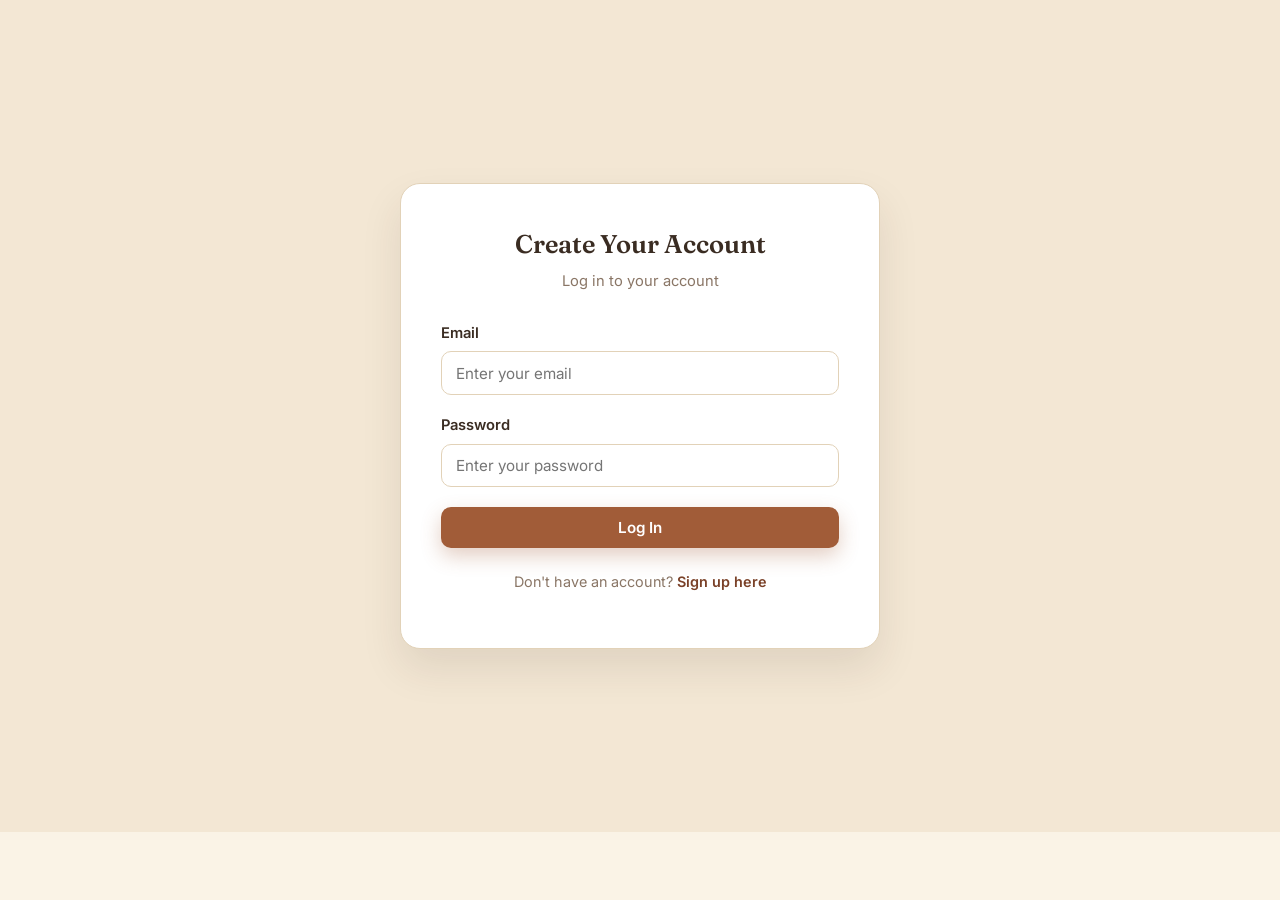
<file: login.html>
<!DOCTYPE html>
<html lang="en">
<head>
<meta charset="UTF-8">
<meta name="viewport" content="width=device-width, initial-scale=1.0">
<title>Login - ArtBridge</title>
<link rel="icon" type="image/png" href="img/logo-artbridge.png">
<link rel="preconnect" href="https://fonts.googleapis.com">
<link href="https://fonts.googleapis.com/css2?family=Fraunces:opsz,wght@9..144,500;9..144,600;9..144,700&family=Inter:wght@400;500;600&display=swap" rel="stylesheet">
<link rel="stylesheet" href="css/login.css">
<script src="js/auth.js"></script>
<script>redirectIfLoggedIn();</script>

<style id="mobile-responsive-patch">
.hamburger-btn{display:none;background:none;border:0;font-size:28px;cursor:pointer}
@media (max-width:430px){
  .hamburger-btn{display:block}
  .custom-navbar .nav-container{padding:0 .8rem!important}
  .custom-menu{
    display:none!important;position:absolute;top:56px;left:0;right:0;
    background:#fff;flex-direction:column;align-items:flex-start!important;
    padding:1rem;border-top:1px solid #ddd;gap:1rem!important;z-index:9999;
  }
  .custom-menu.mobile-open{display:flex!important}
  .custom-link,.custom-btn-dark,.custom-btn-outline{width:100%}
  img{max-width:100%;height:auto}
  .hero,.hero-content,.cards,.grid,.row,[class*="container"]{max-width:100%}
  body{overflow-x:hidden}
}
</style>
<script>
document.addEventListener('DOMContentLoaded',function(){
 const btn=document.querySelector('.hamburger-btn');
 const menu=document.querySelector('.custom-menu');
 if(btn&&menu){btn.onclick=()=>menu.classList.toggle('mobile-open');}
});
</script>
</head>
<body>

<header>
    <a href="index.html" class="brand">
      </a>
</header>

<!-- ============ LOGIN FORM ============ -->
<section class="auth-wrap">
  <div class="auth-card">
    <h1>Create Your Account</h1>
        <div class="auth-subtitle">Log in to your account</div>
    <form id="loginForm">
      <div class="form-group">
        <label for="email">Email</label>
        <input type="email" id="email" name="email" placeholder="Enter your email" required>
      </div>
      <div class="form-group">
        <label for="password">Password</label>
        <input type="password" id="password" name="password" placeholder="Enter your password" required>
      </div>
      <button type="submit" class="btn btn-primary btn-block">Log In</button>
    </form>

    <p class="auth-switch">Don't have an account? <a href="signup.html">Sign up here</a></p>
  </div>
</section>

<script>
    const loginForm = document.getElementById('loginForm');

    loginForm.addEventListener('submit', function(event) {
        event.preventDefault();

        const email = document.getElementById('email').value.trim();
        const existingUser = getCurrentUser();

        // Keep the previously saved profile/portfolio if this email matches an earlier
        // signup/login on this browser, otherwise start a fresh basic profile.
        const user = (existingUser && existingUser.email === email) ? existingUser : {
            firstName: email.split('@')[0],
            fullName: email.split('@')[0],
            username: email.split('@')[0].toLowerCase(),
            email: email,
            role: 'Artist',
            bio: '',
            avatar: 'https://ui-avatars.com/api/?background=E9DFD2&color=4a4238&size=300&name=' + encodeURIComponent(email.split('@')[0])
        };

        setLoggedIn(user);
        alert('Login successful! Redirecting to Home...');
        window.location.href = "index.html";
    });
</script>
</body>
</html>
</file>
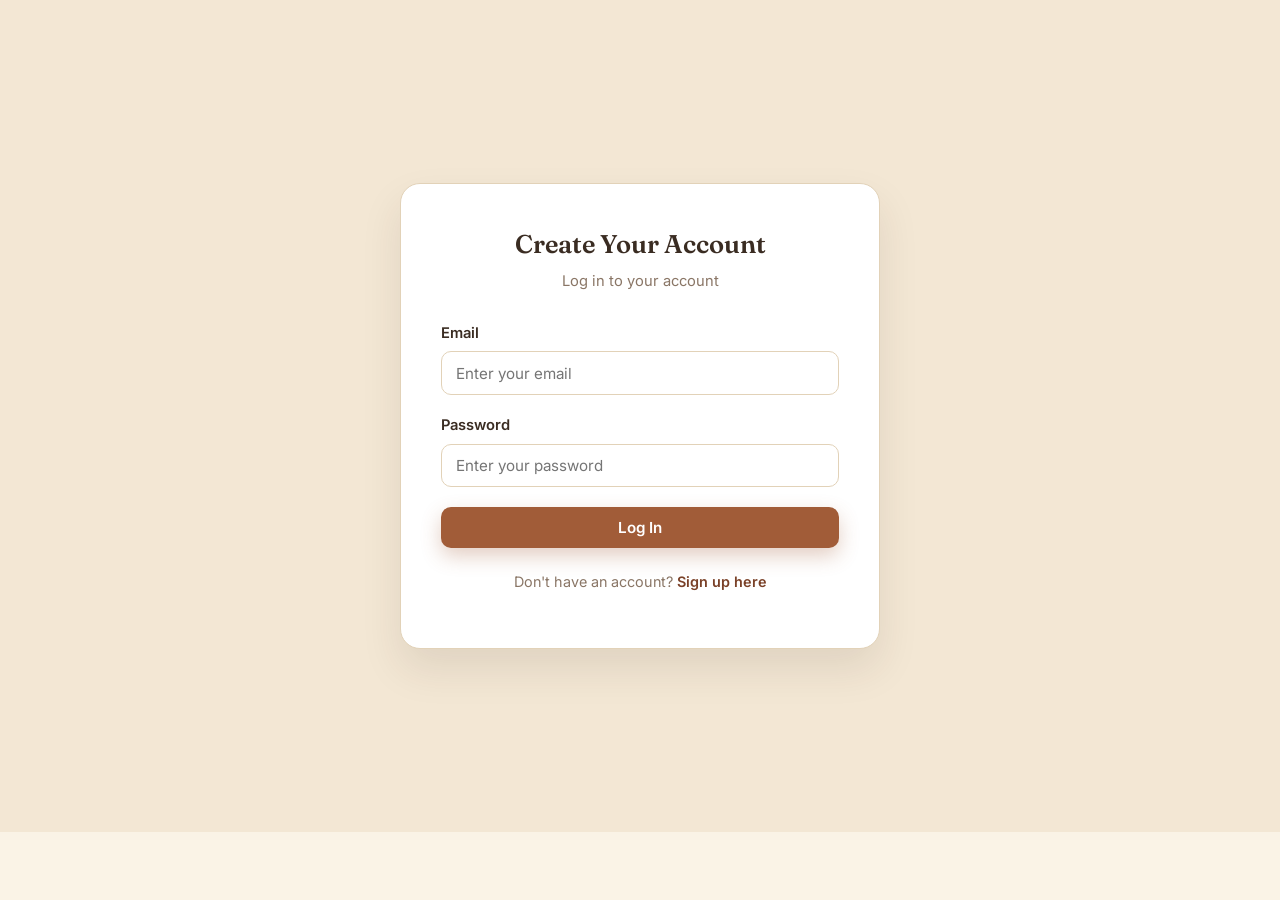
<file: profile.html>
<!DOCTYPE html>
<html lang="en">
<head>
<meta charset="UTF-8">
<meta name="viewport" content="width=device-width, initial-scale=1.0">
<title>My Profile - ArtBridge</title>
<link rel="icon" type="image/png" href="img/logo-artbridge.png">
<link rel="preconnect" href="https://fonts.googleapis.com">
<link href="https://fonts.googleapis.com/css2?family=Fraunces:opsz,wght@9..144,500;9..144,600;9..144,700&family=Inter:wght@400;500;600&display=swap" rel="stylesheet">

<link href="https://cdn.jsdelivr.net/npm/bootstrap@5.3.3/dist/css/bootstrap.min.css" rel="stylesheet">
<link rel="stylesheet" href="css/detail-portfolio.css">
<link rel="stylesheet" href="css/profile.css">
<script src="js/auth.js"></script>
<script>requireLogin();</script>

<style id="mobile-responsive-patch">
.hamburger-btn{display:none;background:none;border:0;font-size:28px;cursor:pointer}
@media (max-width:430px){
  .hamburger-btn{display:block}
  .custom-navbar .nav-container{padding:0 .8rem!important}
  .custom-menu{
    display:none!important;position:absolute;top:56px;left:0;right:0;
    background:#fff;flex-direction:column;align-items:flex-start!important;
    padding:1rem;border-top:1px solid #ddd;gap:1rem!important;z-index:9999;
  }
  .custom-menu.mobile-open{display:flex!important}
  .custom-link,.custom-btn-dark,.custom-btn-outline{width:100%}
  img{max-width:100%;height:auto}
  .hero,.hero-content,.cards,.grid,.row,[class*="container"]{max-width:100%}
  body{overflow-x:hidden}
}
</style>
<script>
document.addEventListener('DOMContentLoaded',function(){
 const btn=document.querySelector('.hamburger-btn');
 const menu=document.querySelector('.custom-menu');
 if(btn&&menu){btn.onclick=()=>menu.classList.toggle('mobile-open');}
});
</script>
</head>
<body>

<style>
  .custom-navbar {
    background: #fff;
    box-shadow: 0 0.125rem 0.25rem rgba(0, 0, 0, 0.075);
    position: sticky;
    top: 0;
    z-index: 1030;
    padding: 0;
    border-bottom: 1px solid #E9DFD2;
    min-height: 56px;
    display: flex;
    align-items: center;
  }
  .custom-navbar .nav-container {
    display: flex;
    align-items: center;
    justify-content: space-between;
    width: 100%;
    max-width: 100%;
    padding: 0 1.5rem;
    margin: 0 auto;
    min-height: 56px;
  }
  .custom-brand {
    display: flex;
    align-items: center;
    gap: 0.5rem;
    text-decoration: none;
  }
  .custom-brand span {
    font-family: 'Fraunces', serif;
    font-weight: 700;
    color: #212529;
    font-size: 1.25rem;
  }
  .custom-menu {
    display: flex;
    align-items: center;
    gap: 1.5rem;
    flex-wrap: wrap;
  }
  .custom-link {
    font-family: 'Inter', sans-serif;
    color: #212529;
    text-decoration: none;
    font-size: 0.95rem;
    font-weight: 500;
  }
  .custom-link:hover {
    color: #dfcbb5;
  }
  .custom-link.active-link {
    font-weight: 700;
    border-bottom: 2px solid #4a4238;
    padding-bottom: 2px;
  }
  .custom-btn-outline {
    font-family: 'Inter', sans-serif;
    font-size: 0.875rem;
    font-weight: 600;
    color: #212529;
    background-color: transparent;
    border: 1px solid #212529;
    border-radius: 50rem;
    padding: 0.25rem 1rem;
    text-decoration: none;
    transition: all 0.2s;
  }
  .custom-btn-outline:hover {
    background-color: #212529;
    color: #fff;
  }
  .custom-btn-dark {
    font-family: 'Inter', sans-serif;
    font-size: 0.875rem;
    font-weight: 600;
    color: #fff;
    background-color: #212529;
    border: 1px solid #212529;
    border-radius: 50rem;
    padding: 0.25rem 1rem;
    text-decoration: none;
    transition: all 0.2s;
  }
  .custom-btn-dark:hover {
    background-color: #dfcbb5;
    border-color: #000000;
  }

   .user-avatar-nav {
    width: 38px;
    height: 38px;
    border-radius: 50%;
    overflow: hidden;
    border: 2px solid #ebe3cc;
    display: inline-flex;
    align-items: center;
    justify-content: center;
    flex-shrink: 0;
  }

  .user-avatar-nav img {
    width: 100%;
    height: 100%;
    object-fit: cover;
    display: block;
  }
  
  /* Tempel CSS Pemisah Baru di Sini jika tidak memakai file css eksternal */
  .hero { margin-bottom: 3rem; }
  .slide-caption h2 { font-size: 3rem; margin-bottom: 1.5rem; }
  .slide-caption p { font-size: 1.25rem; margin-bottom: 2rem; }
  .grid-4 { display: grid; grid-template-columns: repeat(4, 1fr); gap: 2rem; margin-top: 2rem; }
  .artist-card { border-radius: 16px; overflow: hidden; box-shadow: 0 4px 15px rgba(0,0,0,0.05); }
  .artist-card img { width: 100%; height: 280px; object-fit: cover; }
  .artist-card .info { padding: 1.5rem; display: flex; flex-direction: column; gap: 0.5rem; }
  .artist-card .info h4 { font-size: 1.25rem; margin: 0; }
  .artist-card .tag-role { font-size: 0.95rem; color: #6c757d; margin: 0; }
  .artist-card .rating { font-size: 1rem; font-weight: 600; margin: 0; display: flex; align-items: center; gap: 0.25rem; }
  .artist-card .price { font-size: 1.05rem; font-weight: 700; color: #4a4238; margin-top: 0.25rem; }
</style>

<style id="mobile-responsive-patch">
.hamburger-btn{display:none;background:none;border:0;font-size:28px;cursor:pointer}
@media (max-width:430px){
  .hamburger-btn{display:block}
  .custom-navbar .nav-container{padding:0 .8rem!important}
  .custom-menu{
    display:none!important;position:absolute;top:56px;left:0;right:0;
    background:#fff;flex-direction:column;align-items:flex-start!important;
    padding:1rem;border-top:1px solid #ddd;gap:1rem!important;z-index:9999;
  }
  .custom-menu.mobile-open{display:flex!important}
  .custom-link,.custom-btn-dark,.custom-btn-outline{width:100%}
  img{max-width:100%;height:auto}
  .hero,.hero-content,.cards,.grid,.row,[class*="container"]{max-width:100%}
  body{overflow-x:hidden}
}
</style>
<script>
document.addEventListener('DOMContentLoaded',function(){
 const btn=document.querySelector('.hamburger-btn');
 const menu=document.querySelector('.custom-menu');
 if(btn&&menu){btn.onclick=()=>menu.classList.toggle('mobile-open');}
});
</script>
</head>
<body>

<!-- ============ NAVBAR ============ -->
<nav class="custom-navbar">
  <div class="nav-container">
    
    <a href="index.html" class="custom-brand">
      <img src="img/logo-artbridge.png" alt="ArtBridge Logo" style="height: 24px; width: auto;">
      <span>ArtBridge</span>
    </a>
<button class="hamburger-btn">☰</button>

    <div class="custom-menu">
      <a href="index.html" class="custom-link">Home</a>
      <a href="search.html" class="custom-link">Explore Artists</a>
      <a href="settings.html" class="custom-link">Settings</a>
      <a href="about.html" class="custom-link">About Us</a>

      <div class="auth-user-only" style="display:none; align-items:center; gap:0.75rem;">
        <a href="profile.html" class="d-inline-flex align-items-center active-link" aria-label="Open your profile">
          <div class="user-avatar-nav">
            <img src="https://picsum.photos/seed/artbridgeuser/300/300" alt="User" class="nav-user-avatar">
          </div>
        </a>
        <a href="#" class="custom-btn-dark" onclick="logout(); return false;">Log Out</a>
      </div>

      <div class="auth-guest-only" style="display:none; align-items:center; gap:0.75rem;">
        <a href="login.html" class="custom-btn-outline">Login</a>
        <a href="signup.html" class="custom-btn-dark">Sign Up</a>
      </div>
    </div>
  </div>
</nav>

<section class="page-header">
  <div class="container">
    <h1>My Profile</h1>
    <p>Manage your portfolio</p>
  </div>
</section>

<section class="section">
  <div class="container">

    <div class="ig-header">
      <div class="ig-avatar-wrap">
        <img src="https://picsum.photos/seed/artbridgeuser/300/300" alt="Profile photo">
      </div>

      <div class="ig-info">
        <div class="ig-top-row">
          <h2 class="ig-username">username</h2>
          <label for="addPortfolioToggle" class="btn btn-primary btn-sm">+ Add Portfolio</label>
          <label for="editProfileToggle" class="btn btn-outline btn-sm">Edit Profile</label>
        </div>

        <div class="ig-stats">
          <div><strong id="artworkCount">0</strong> <span>Artworks</span></div>
          <div><strong>—</strong> <span>Rating</span></div>
        </div>

        <div class="ig-bio">
          <p class="ig-fullname">New Artist</p>
          <p class="ig-role">Add your role (e.g. Digital Artist)</p>
          <p>Tell others about your art style, tools, and what you love to create.</p>
        </div>
      </div>
    </div>

    <hr class="ig-divider">

    <div class="ig-tabs">
      <span class="ig-tab active">My Artworks</span>
    </div>

    <div class="ig-grid" id="portfolioGrid"></div>

    <div id="portfolioEmptyState" class="portfolio-empty-state" style="display:none; text-align:center; padding:3rem 1rem; color:#6c757d;">
      <p style="font-size:1.05rem; margin-bottom:1rem;">You haven't uploaded any artwork yet.</p>
      <label for="addPortfolioToggle" class="btn btn-primary btn-sm">+ Add Your First Artwork</label>
    </div>

  </div>
</section>

<input type="checkbox" id="editProfileToggle" class="modal-toggle">
<div class="modal-overlay">
  <label for="editProfileToggle" class="modal-backdrop"></label>

  <div class="modal-box">
    <div class="modal-header">
      <h3>Edit Profile</h3>
      <label for="editProfileToggle" class="modal-close">&times;</label>
    </div>

    <form class="edit-profile-form" autocomplete="on">
      <div class="edit-avatar-row">
        <img src="https://picsum.photos/seed/artbridgeuser/300/300" alt="Profile photo" class="edit-avatar-preview">
        <label class="btn btn-outline btn-sm" for="editPhotoInput">Change Photo</label>
        <input type="file" id="editPhotoInput" accept="image/*" hidden>
      </div>

      <label class="field">
        Full Name
        <input type="text" name="fullname" value="">
      </label>

      <label class="field">
        Username
        <input type="text" name="username" value="">
      </label>

      <label class="field">
        Role / Title
        <input type="text" name="role" value="" placeholder="e.g. Digital Artist">
      </label>

      <label class="field">
        Bio
        <textarea name="bio" rows="3" placeholder="Tell others about your art style, tools, and what you love to create."></textarea>
      </label>

      <div class="modal-actions">
        <label for="editProfileToggle" class="btn btn-outline">Cancel</label>
        <button type="submit" class="btn btn-primary">Save Changes</button>
      </div>
    </form>
  </div>
</div>



<input type="checkbox" id="addPortfolioToggle" class="modal-toggle">
<div class="modal-overlay">
  <label for="addPortfolioToggle" class="modal-backdrop"></label>

  <div class="modal-box">
    <div class="modal-header">
      <h3>Add New Portfolio</h3>
      <label for="addPortfolioToggle" class="modal-close">&times;</label>
    </div>

    <form class="edit-profile-form" id="addPortfolioForm" autocomplete="on">
      <label class="field">
        Artwork Title
        <input type="text" id="portfolioTitle" placeholder="e.g. Sunset Over the City" required>
      </label>

      <label class="field">
        Category
        <select id="portfolioCategory" required>
          <option value="" disabled selected>Select category</option>
          <option value="Digital Painting">Digital Painting</option>
          <option value="Traditional Art">Traditional Art</option>
          <option value="Craft Art">Craft Art</option>
        </select>
      </label>

      <label class="field">
        Image URL
        <input type="url" id="portfolioImage" placeholder="https://example.com/image.jpg">
      </label>

      <label class="field">
        Or choose from gallery
        <input type="file" id="portfolioImageFile" accept="image/*">
      </label>

      <label class="field">
        Description
        <textarea id="portfolioDescription" rows="3" placeholder="Describe this artwork: technique, inspiration, or the process of making it..."></textarea>
      </label>

      <div class="modal-actions">
        <label for="addPortfolioToggle" class="btn btn-outline">Cancel</label>
        <button type="submit" class="btn btn-primary">Add Artwork</button>
      </div>
    </form>
  </div>
</div>

<script>
  document.addEventListener('DOMContentLoaded', function () {
    const editToggle = document.getElementById('editProfileToggle');
    const addToggle = document.getElementById('addPortfolioToggle');
    const editForm = document.querySelector('.modal-box form');
    const addPortfolioForm = document.getElementById('addPortfolioForm');
    const portfolioGrid = document.getElementById('portfolioGrid');
    const emptyState = document.getElementById('portfolioEmptyState');
    const artworkCount = document.getElementById('artworkCount');
    const profileAvatar = document.querySelector('.ig-avatar-wrap img');
    const editAvatarPreview = document.querySelector('.edit-avatar-preview');
    const usernameEl = document.querySelector('.ig-username');
    const fullnameEl = document.querySelector('.ig-fullname');
    const roleEl = document.querySelector('.ig-role');
    const bioEl = document.querySelector('.ig-bio p:last-of-type');
    const photoInput = document.getElementById('editPhotoInput');
    const portfolioImageInput = document.getElementById('portfolioImageFile');
    let uploadedPortfolioImage = '';


    const user = getCurrentUser() || {};
    const defaultAvatar = 'https://ui-avatars.com/api/?background=E9DFD2&color=4a4238&size=300&name=' + encodeURIComponent(user.fullName || user.username || 'New Artist');

    if (usernameEl) usernameEl.textContent = user.username || 'username';
    if (fullnameEl) fullnameEl.textContent = user.fullName || 'New Artist';
    if (roleEl) roleEl.textContent = user.role || 'Add your role (e.g. Digital Artist)';
    if (bioEl) bioEl.textContent = user.bio || 'Tell others about your art style, tools, and what you love to create.';
    if (profileAvatar) profileAvatar.src = user.avatar || defaultAvatar;
    if (editAvatarPreview) editAvatarPreview.src = user.avatar || defaultAvatar;

    function saveUser(updates) {
      const current = getCurrentUser() || {};
      const merged = Object.assign(current, updates);
      setCurrentUser(merged);
    }


    function loadPortfolio() {
      try {
        const stored = JSON.parse(localStorage.getItem('artbridge_portfolio'));
        return Array.isArray(stored) ? stored : [];
      } catch (e) {
        return [];
      }
    }

    function savePortfolio(items) {
      localStorage.setItem('artbridge_portfolio', JSON.stringify(items));
    }

    function getPortfolioFromDOM() {
      return Array.from(portfolioGrid.querySelectorAll('.ig-post')).map(function (card) {
        return {
          id: card.dataset.id,
          title: card.querySelector('.ig-post-caption').textContent,
          image: card.querySelector('img').src,
          href: card.getAttribute('href') || ''
        };
      });
    }

    function updateEmptyState() {
      const hasArtworks = portfolioGrid.querySelectorAll('.ig-post').length > 0;
      if (emptyState) emptyState.style.display = hasArtworks ? 'none' : 'block';
      if (portfolioGrid) portfolioGrid.style.display = hasArtworks ? '' : 'none';
    }

    function updateArtworkCount() {
      if (!artworkCount || !portfolioGrid) return;
      artworkCount.textContent = portfolioGrid.querySelectorAll('.ig-post').length;
      updateEmptyState();
    }

    function attachDeleteListeners() {
      if (!portfolioGrid) return;
      portfolioGrid.querySelectorAll('.ig-post-delete').forEach(function (button) {
        button.addEventListener('click', function (event) {
          event.preventDefault();
          event.stopPropagation();
          const card = button.closest('.ig-post');
          if (card) {
            card.remove();
            updateArtworkCount();
            savePortfolio(getPortfolioFromDOM());
          }
        });
      });
    }

    function renderPortfolioCard(item) {
      const card = document.createElement('a');
      card.className = 'ig-post';
      card.href = item.href || '#';
      card.dataset.id = item.id;
      card.innerHTML = `
        <img src="${item.image}" alt="${item.title}">
        <div class="ig-post-caption">${item.title}</div>
        <button type="button" class="ig-post-delete" title="Delete artwork">&times;</button>
      `;
      portfolioGrid.appendChild(card);
    }

    
    const savedPortfolio = loadPortfolio();
    savedPortfolio.forEach(renderPortfolioCard);
    attachDeleteListeners();
    updateArtworkCount();

    if (photoInput) {
      photoInput.addEventListener('change', function (event) {
        const file = event.target.files && event.target.files[0];
        if (!file) return;

        const reader = new FileReader();
        reader.onload = function (readerEvent) {
          const imageUrl = readerEvent.target.result;
          if (profileAvatar) profileAvatar.src = imageUrl;
          if (editAvatarPreview) editAvatarPreview.src = imageUrl;
          saveUser({ avatar: imageUrl });
        };
        reader.readAsDataURL(file);
      });
    }

    if (editForm) {
      editForm.addEventListener('submit', function (event) {
        event.preventDefault();

        const fullname = editForm.querySelector('input[name="fullname"]').value.trim() || 'New Artist';
        const username = editForm.querySelector('input[name="username"]').value.trim() || 'username';
        const role = editForm.querySelector('input[name="role"]').value.trim() || 'Add your role (e.g. Digital Artist)';
        const bio = editForm.querySelector('textarea[name="bio"]').value.trim() || 'Tell others about your art style, tools, and what you love to create.';

        if (fullnameEl) fullnameEl.textContent = fullname;
        if (usernameEl) usernameEl.textContent = username;
        if (roleEl) roleEl.textContent = role;
        if (bioEl) bioEl.textContent = bio;

        saveUser({ fullName: fullname, username: username, role: role, bio: bio });

        if (editToggle) editToggle.checked = false;
      });
    }

    if (portfolioImageInput) {
      portfolioImageInput.addEventListener('change', function (event) {
        const file = event.target.files && event.target.files[0];
        if (!file) return;

        const reader = new FileReader();
        reader.onload = function (readerEvent) {
          uploadedPortfolioImage = readerEvent.target.result;
        };
        reader.readAsDataURL(file);
      });
    }

    if (addPortfolioForm && portfolioGrid) {
      addPortfolioForm.addEventListener('submit', function (event) {
        event.preventDefault();

        const title = document.getElementById('portfolioTitle').value.trim();
        const category = document.getElementById('portfolioCategory').value;
        const imageUrl = document.getElementById('portfolioImage').value.trim();
        const description = document.getElementById('portfolioDescription').value.trim()
          || 'Belum ada deskripsi untuk karya ini.';

        if (!title || !category) return;

        const placeholderImage = uploadedPortfolioImage || imageUrl || (category.includes('Digital')
          ? 'https://i.pinimg.com/1200x/ee/bf/b9/eebfb9c386a0625e2263dccbfe80aedf.jpg'
          : 'https://i.pinimg.com/736x/6f/fa/a3/6ffaa3caf8f64465ada744cc5b81cfb0.jpg');

        const currentUsername = (getCurrentUser() || {}).username || 'username';
        const artworkId = 'custom-' + Date.now();
        const publishedDate = new Date().toLocaleDateString('en-US', { year: 'numeric', month: 'short', day: 'numeric' });
        const href = `detail-portfolio.html?id=${encodeURIComponent(artworkId)}&title=${encodeURIComponent(title)}&category=${encodeURIComponent(category)}&image=${encodeURIComponent(placeholderImage)}&owner=${encodeURIComponent('@' + currentUsername)}&description=${encodeURIComponent(description)}&date=${encodeURIComponent(publishedDate)}&tools=${encodeURIComponent('ArtBridge Upload')}`;

        const item = {
          id: artworkId,
          title: title,
          image: placeholderImage,
          href: href
        };

        renderPortfolioCard(item);
        attachDeleteListeners();
        updateArtworkCount();
        savePortfolio(getPortfolioFromDOM());

        addPortfolioForm.reset();
        uploadedPortfolioImage = '';
        if (addToggle) addToggle.checked = false;
      });
    }
  });
</script>
</body>
</html>
</file>
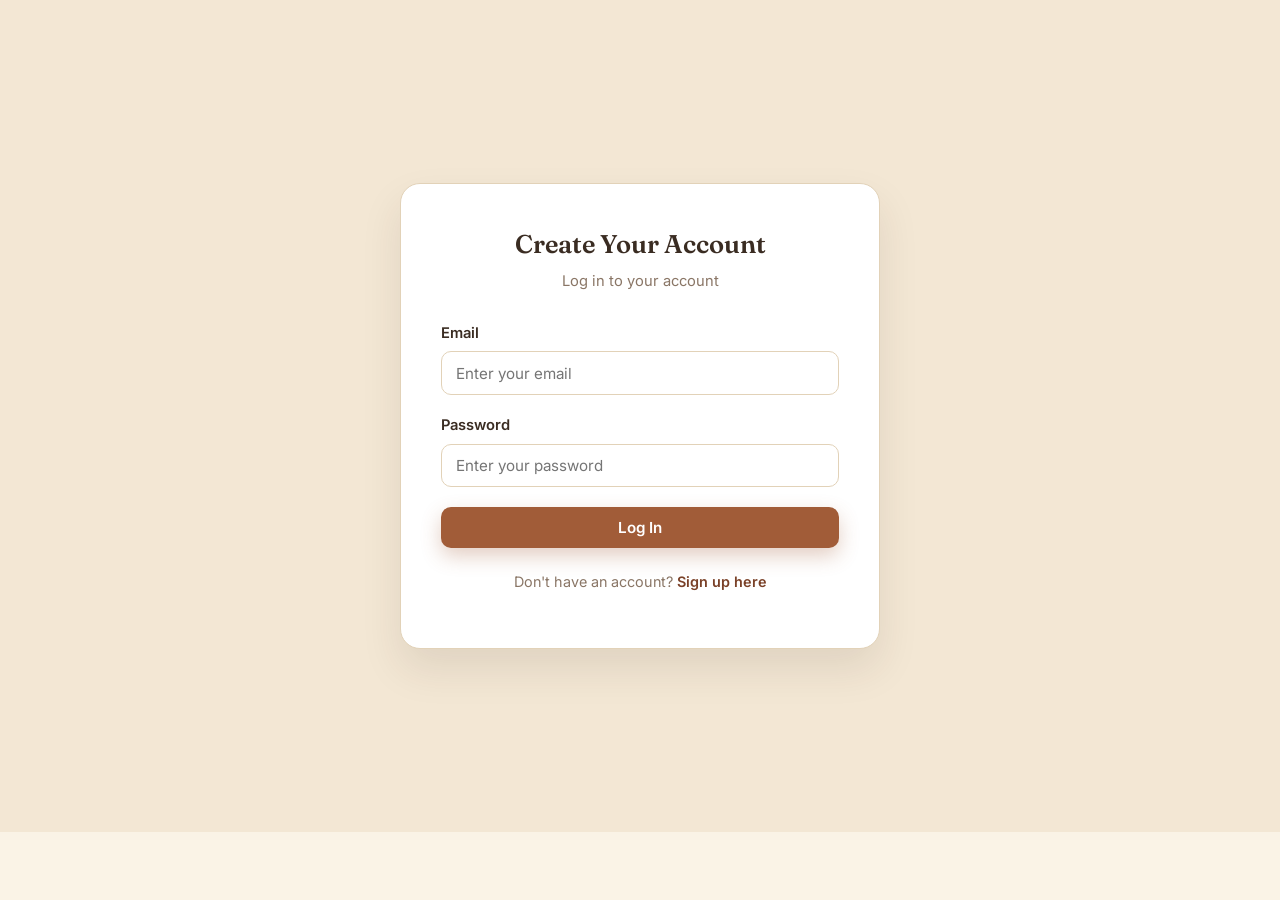
<file: settings.html>
<!DOCTYPE html>
<html lang="id">
<head>
<meta charset="UTF-8">
<meta name="viewport" content="width=device-width, initial-scale=1.0">
<title>Settings - ArtBridge</title>
<link rel="icon" type="image/png" href="img/logo-artbridge.png">
<link rel="preconnect" href="https://fonts.googleapis.com">
<link href="https://fonts.googleapis.com/css2?family=Fraunces:opsz,wght@9..144,500;9..144,600;9..144,700&family=Inter:wght@400;500;600&display=swap" rel="stylesheet">

<!-- Bootstrap 5 untuk mendukung tata letak navbar baru agar rapi -->
<link href="https://cdn.jsdelivr.net/npm/bootstrap@5.3.3/dist/css/bootstrap.min.css" rel="stylesheet">
<link rel="stylesheet" href="css/detail-portfolio.css">
<link rel="stylesheet" href="css/index.css">
<link rel="stylesheet" href="css/settings.css">
<script src="js/auth.js"></script>
<script>requireLogin();</script>

<style id="mobile-responsive-patch">
.hamburger-btn{display:none;background:none;border:0;font-size:28px;cursor:pointer}
@media (max-width:430px){
  .hamburger-btn{display:block}
  .custom-navbar .nav-container{padding:0 .8rem!important}
  .custom-menu{
    display:none!important;position:absolute;top:56px;left:0;right:0;
    background:#fff;flex-direction:column;align-items:flex-start!important;
    padding:1rem;border-top:1px solid #ddd;gap:1rem!important;z-index:9999;
  }
  .custom-menu.mobile-open{display:flex!important}
  .custom-link,.custom-btn-dark,.custom-btn-outline{width:100%}
  img{max-width:100%;height:auto}
  .hero,.hero-content,.cards,.grid,.row,[class*="container"]{max-width:100%}
  body{overflow-x:hidden}
}
</style>
<script>
document.addEventListener('DOMContentLoaded',function(){
 const btn=document.querySelector('.hamburger-btn');
 const menu=document.querySelector('.custom-menu');
 if(btn&&menu){btn.onclick=()=>menu.classList.toggle('mobile-open');}
});
</script>
</head>
<body>

<style>
  .custom-navbar {
    background: #fff;
    box-shadow: 0 0.125rem 0.25rem rgba(0, 0, 0, 0.075);
    position: sticky;
    top: 0;
    z-index: 1030;
    padding: 0;
    border-bottom: 1px solid #E9DFD2;
    min-height: 56px;
    display: flex;
    align-items: center;
  }
  .custom-navbar .nav-container {
    display: flex;
    align-items: center;
    justify-content: space-between;
    width: 100%;
    max-width: 100%;
    padding: 0 1.5rem;
    margin: 0 auto;
    min-height: 56px;
  }
  .custom-brand {
    display: flex;
    align-items: center;
    gap: 0.5rem;
    text-decoration: none;
  }
  .custom-brand span {
    font-family: 'Fraunces', serif;
    font-weight: 700;
    color: #212529;
    font-size: 1.25rem;
  }
  .custom-menu {
    display: flex;
    align-items: center;
    gap: 1.5rem;
    flex-wrap: wrap;
  }
  .custom-link {
    font-family: 'Inter', sans-serif;
    color: #212529;
    text-decoration: none;
    font-size: 0.95rem;
    font-weight: 500;
  }
  .custom-link:hover {
    color: #dfcbb5;
  }
  .custom-link.active-link {
    font-weight: 700;
    border-bottom: 2px solid #4a4238;
    padding-bottom: 2px;
  }
  .custom-btn-outline {
    font-family: 'Inter', sans-serif;
    font-size: 0.875rem;
    font-weight: 600;
    color: #212529;
    background-color: transparent;
    border: 1px solid #212529;
    border-radius: 50rem;
    padding: 0.25rem 1rem;
    text-decoration: none;
    transition: all 0.2s;
  }
  .custom-btn-outline:hover {
    background-color: #212529;
    color: #fff;
  }
  .custom-btn-dark {
    font-family: 'Inter', sans-serif;
    font-size: 0.875rem;
    font-weight: 600;
    color: #fff;
    background-color: #212529;
    border: 1px solid #212529;
    border-radius: 50rem;
    padding: 0.25rem 1rem;
    text-decoration: none;
    transition: all 0.2s;
  }
  .custom-btn-dark:hover {
    background-color: #dfcbb5;
    border-color: #000000;
  }

   .user-avatar-nav {
    width: 38px;
    height: 38px;
    border-radius: 50%;
    overflow: hidden;
    border: 2px solid #ebe3cc;
    display: inline-flex;
    align-items: center;
    justify-content: center;
    flex-shrink: 0;
  }

  .user-avatar-nav img {
    width: 100%;
    height: 100%;
    object-fit: cover;
    display: block;
  }
  
  /* Tempel CSS Pemisah Baru di Sini jika tidak memakai file css eksternal */
  .hero { margin-bottom: 3rem; }
  .slide-caption h2 { font-size: 3rem; margin-bottom: 1.5rem; }
  .slide-caption p { font-size: 1.25rem; margin-bottom: 2rem; }
  .grid-4 { display: grid; grid-template-columns: repeat(4, 1fr); gap: 2rem; margin-top: 2rem; }
  .artist-card { border-radius: 16px; overflow: hidden; box-shadow: 0 4px 15px rgba(0,0,0,0.05); }
  .artist-card img { width: 100%; height: 280px; object-fit: cover; }
  .artist-card .info { padding: 1.5rem; display: flex; flex-direction: column; gap: 0.5rem; }
  .artist-card .info h4 { font-size: 1.25rem; margin: 0; }
  .artist-card .tag-role { font-size: 0.95rem; color: #6c757d; margin: 0; }
  .artist-card .rating { font-size: 1rem; font-weight: 600; margin: 0; display: flex; align-items: center; gap: 0.25rem; }
  .artist-card .price { font-size: 1.05rem; font-weight: 700; color: #4a4238; margin-top: 0.25rem; }
</style>

<style id="mobile-responsive-patch">
.hamburger-btn{display:none;background:none;border:0;font-size:28px;cursor:pointer}
@media (max-width:430px){
  .hamburger-btn{display:block}
  .custom-navbar .nav-container{padding:0 .8rem!important}
  .custom-menu{
    display:none!important;position:absolute;top:56px;left:0;right:0;
    background:#fff;flex-direction:column;align-items:flex-start!important;
    padding:1rem;border-top:1px solid #ddd;gap:1rem!important;z-index:9999;
  }
  .custom-menu.mobile-open{display:flex!important}
  .custom-link,.custom-btn-dark,.custom-btn-outline{width:100%}
  img{max-width:100%;height:auto}
  .hero,.hero-content,.cards,.grid,.row,[class*="container"]{max-width:100%}
  body{overflow-x:hidden}
}
</style>
<script>
document.addEventListener('DOMContentLoaded',function(){
 const btn=document.querySelector('.hamburger-btn');
 const menu=document.querySelector('.custom-menu');
 if(btn&&menu){btn.onclick=()=>menu.classList.toggle('mobile-open');}
});
</script>
</head>
<body>

<!-- ============ NAVBAR ============ -->
<nav class="custom-navbar">
  <div class="nav-container">
    <a href="index.html" class="custom-brand">
      <img src="img/logo-artbridge.png" alt="ArtBridge Logo" style="height: 24px; width: auto;">
      <span>ArtBridge</span>
    </a>
<button class="hamburger-btn">☰</button>

    <div class="custom-menu">
      <a href="index.html" class="custom-link">Home</a>
      <a href="search.html" class="custom-link">Explore Artists</a>
      <a href="settings.html" class="custom-link active-link">Settings</a>
      <a href="about.html" class="custom-link">About Us</a>

      <div class="auth-user-only" style="display:none; align-items:center; gap:0.75rem;">
        <a href="profile.html" class="d-inline-flex align-items-center" aria-label="Open your profile">
          <div class="user-avatar-nav">
            <img src="https://picsum.photos/seed/artbridgeuser/300/300" alt="User" class="nav-user-avatar">
          </div>
        </a>
        <a href="#" class="custom-btn-dark" onclick="logout(); return false;">Log Out</a>
      </div>

      <div class="auth-guest-only" style="display:none; align-items:center; gap:0.75rem;">
        <a href="login.html" class="custom-btn-outline">Login</a>
        <a href="signup.html" class="custom-btn-dark">Sign Up</a>
      </div>
    </div>
  </div>
</nav>



<!-- ============ PAGE HEADER ============ -->
<header class="page-header">
  <div class="container">
    <h1>Settings</h1>
    <p>Manage your account details, notifications, and privacy.</p>
  </div>
</header>

<section class="section">
  <div class="container settings-wrap">

    <div class="alert-success" id="settingsSuccess">Your changes have been saved.</div>

    <div class="settings-section card">
      <h3>Account</h3>
      <p class="settings-desc">Update your email and password.</p>
      <form id="accountForm">
        <div class="form-row">
          <div class="form-group">
            <label for="settingsEmail">Email</label>
            <input type="email" id="settingsEmail" placeholder="user@example.com" required>
          </div>
          <div class="form-group">
            <label for="settingsPhone">Phone Number</label>
            <input type="tel" id="settingsPhone" placeholder="08xx-xxxx-xxxx">
          </div>
        </div>
        <div class="form-row">
          <div class="form-group">
            <label for="settingsNewPassword">New Password</label>
            <input type="password" id="settingsNewPassword" placeholder="Leave blank to keep current password">
          </div>
          <div class="form-group">
            <label for="settingsConfirmPassword">Confirm New Password</label>
            <input type="password" id="settingsConfirmPassword" placeholder="Repeat new password">
          </div>
        </div>
        <button type="submit" class="btn btn-primary">Save Changes</button>
      </form>
    </div>

    <div class="settings-section card">
      <h3>Notifications</h3>
      <p class="settings-desc">Choose what you want to be notified about.</p>

      <div class="settings-row">
        <div class="settings-row-label">
          <strong>Promotions</strong>
          <span>News, tips, and promos from ArtBridge</span>
        </div>
        <label class="switch">
          <input type="checkbox">
          <span class="switch-slider"></span>
        </label>
      </div>
    </div>

    <div class="settings-section danger-zone">
      <h3>Danger Zone</h3>
      <p>Deleting your account will remove all your orders and profile data. This can't be undone.</p>
      <button class="btn btn-danger" id="deleteAccountBtn">Delete Account</button>
    </div>

  </div>
</section>

<!-- ============ FOOTER ============ -->
<footer>
  <div class="footer-bottom">
    &copy; 2026 ArtBridge. Made for Final Project.
  </div>
</footer>

<script>
  document.getElementById('accountForm').addEventListener('submit', function (e) {
    e.preventDefault();
    const success = document.getElementById('settingsSuccess');
    success.style.display = 'block';
    window.scrollTo({ top: 0, behavior: 'smooth' });
    setTimeout(() => { success.style.display = 'none'; }, 3000);
  });

  document.getElementById('deleteAccountBtn').addEventListener('click', function () {
    const confirmed = confirm('Are you sure you want to delete your account? This cannot be undone.');
    if (confirmed) {
      localStorage.removeItem('artbridge_isLoggedIn');
      localStorage.removeItem('artbridge_currentUser');
      localStorage.removeItem('artbridge_portfolio');
      alert('Your account has been deleted. Please login again.');
      window.location.href = 'login.html';
    }
  });
</script>
</body>
</html>
</file>
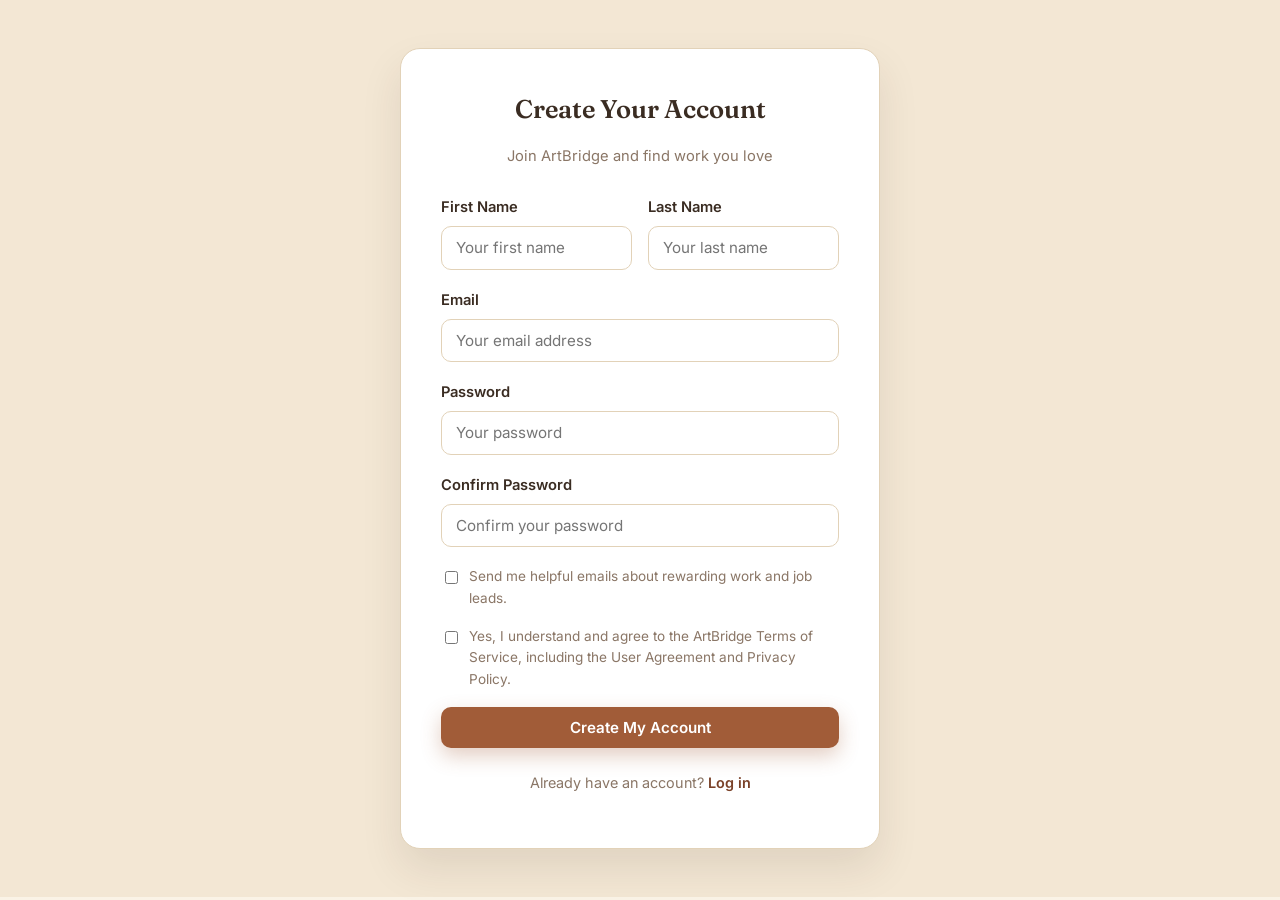
<file: signup.html>
<!DOCTYPE html>
<html lang="en">
<head>
<meta charset="UTF-8">
<meta name="viewport" content="width=device-width, initial-scale=1.0">
<title>Sign Up - ArtBridge</title>
<link rel="icon" type="image/png" href="img/logo-artbridge.png">
<link rel="preconnect" href="https://fonts.googleapis.com">
<link href="https://fonts.googleapis.com/css2?family=Fraunces:opsz,wght@9..144,500;9..144,600;9..144,700&family=Inter:wght@400;500;600&display=swap" rel="stylesheet">
<link rel="stylesheet" href="css/signup.css">
<script src="js/auth.js"></script>
<script>redirectIfLoggedIn();</script>

<style id="mobile-responsive-patch">
.hamburger-btn{display:none;background:none;border:0;font-size:28px;cursor:pointer}
@media (max-width:430px){
  .hamburger-btn{display:block}
  .custom-navbar .nav-container{padding:0 .8rem!important}
  .custom-menu{
    display:none!important;position:absolute;top:56px;left:0;right:0;
    background:#fff;flex-direction:column;align-items:flex-start!important;
    padding:1rem;border-top:1px solid #ddd;gap:1rem!important;z-index:9999;
  }
  .custom-menu.mobile-open{display:flex!important}
  .custom-link,.custom-btn-dark,.custom-btn-outline{width:100%}
  img{max-width:100%;height:auto}
  .hero,.hero-content,.cards,.grid,.row,[class*="container"]{max-width:100%}
  body{overflow-x:hidden}
}
</style>
<script>
document.addEventListener('DOMContentLoaded',function(){
 const btn=document.querySelector('.hamburger-btn');
 const menu=document.querySelector('.custom-menu');
 if(btn&&menu){btn.onclick=()=>menu.classList.toggle('mobile-open');}
});
</script>
</head>
<body>

<header>
  <div class="container">
    <a href="index.html" class="brand">
    </a>
  </div>
</header>

<!-- ============ SIGNUP FORM ============ -->
<section class="auth-wrap">
  <div class="auth-card">
    <h1>Create Your Account</h1>
    <p class="auth-subtitle">Join ArtBridge and find work you love</p>

    <form id="signupForm" action="#" method="POST">
      <div class="form-row">
        <div class="form-group">
          <label for="firstName">First Name</label>
          <input type="text" id="firstName" name="firstName" placeholder="Your first name" required>
        </div>
        <div class="form-group">
          <label for="lastName">Last Name</label>
          <input type="text" id="lastName" name="lastName" placeholder="Your last name" required>
        </div>
      </div>
      <div class="form-group">
        <label for="email">Email</label>
        <input type="email" id="email" name="email" placeholder="Your email address" required>
      </div>
      <div class="form-group">
        <label for="password">Password</label>
        <input type="password" id="password" name="password" placeholder="Your password" required>
      </div>
      <div class="form-group">
        <label for="confirmPassword">Confirm Password</label>
        <input type="password" id="confirmPassword" name="confirmPassword" placeholder="Confirm your password" required>
      </div>
      <div class="checkbox-group">
        <input type="checkbox" id="check-emails">
        <label for="check-emails">Send me helpful emails about rewarding work and job leads.</label>
      </div>
      <div class="checkbox-group">
        <input type="checkbox" id="check-terms" required>
        <label for="check-terms">Yes, I understand and agree to the ArtBridge Terms of Service, including the User Agreement and Privacy Policy.</label>
      </div>
      <button type="submit" class="btn btn-primary btn-block">Create My Account</button>
    </form>
     <p class="auth-switch">Already have an account? <a href="login.html">Log in</a></p>
  </div>
</section>

<script>
        const signupForm = document.getElementById('signupForm');

        signupForm.addEventListener('submit', function(event) {
            event.preventDefault();

            const firstName = document.getElementById('firstName').value.trim();
            const lastName = document.getElementById('lastName').value.trim();
            const email = document.getElementById('email').value.trim();
            const fullName = (firstName + ' ' + lastName).trim();

            const user = {
                firstName: firstName,
                lastName: lastName,
                fullName: fullName,
                username: email.split('@')[0].toLowerCase(),
                email: email,
                role: '',
                bio: '',
                avatar: 'https://ui-avatars.com/api/?background=E9DFD2&color=4a4238&size=300&name=' + encodeURIComponent(fullName || 'New Artist')
            };

            // Brand new account: start with a completely empty portfolio.
            localStorage.setItem('artbridge_portfolio', JSON.stringify([]));
            setLoggedIn(user);

            alert('Account created successfully! Redirecting to Home...');
            window.location.href = "index.html";
        });
</script>

</body>
</html>
</file>
<file: css/login.css>
:root {
  --pink: #A15C38;
  --pink-dark: #7A4128;
  --plum: #3B2A20;
  --lilac: #F3E7D4;
  --lilac-soft: #EBDCC3;
  --cream: #FAF3E6;
  --gold: #C08A34;
  --dark: #3A2C22;
  --gray: #8A7666;
  --border: #E2D2B8;
  --radius: 14px;
}

* { box-sizing: border-box; }

body {
  margin: 0;
  font-family: 'Inter', sans-serif;
  color: var(--dark);
  background-color: var(--cream);
  line-height: 1.6;
}

h1, h2, h3, h4 {
  font-family: 'Fraunces', serif;
  font-weight: 600;
  margin: 0 0 .5rem 0;
}
    

a { text-decoration: none; color: inherit; }
img { max-width: 100%; display: block; }

/* ---------- Buttons ---------- */
.btn {
  display: inline-block;
  padding: .7rem 1.5rem;
  border-radius: 10px;
  font-weight: 600;
  border: none;
  cursor: pointer;
  transition: transform .15s ease, box-shadow .15s ease, background .15s ease;
  font-size: .95rem;
  font-family: 'Inter', sans-serif;
}
.btn:hover { transform: translateY(-2px); }
.btn-primary { background: var(--pink); color: #fff; box-shadow: 0 8px 20px rgba(161, 92, 56, .3); }
.btn-primary:hover { background: var(--pink-dark); }
.btn-block { width: 100%; text-align: center; }

/* ---------- Minimal top bar ---------- */
.auth-topbar { background: #fff; border-bottom: 1px solid var(--border); padding: 1.1rem 0; }
.auth-topbar .brand { display: flex; align-items: center; gap: .5rem; width: fit-content; }
.auth-topbar .logo-icon { width: 26px; height: 26px; object-fit: contain; }
.auth-topbar .logo { font-family: 'Fraunces', serif; font-weight: 600; font-size: 1.3rem; color: var(--pink-dark); }
.auth-topbar .logo span { color: var(--plum); }

/* ---------- Auth card ---------- */
.auth-wrap {
  min-height: calc(100vh - 68px);
  display: flex; align-items: center; justify-content: center;
  padding: 3rem 1.25rem;
  background: var(--lilac);
}
.auth-card {
  background: #fff; border-radius: 20px; padding: 2.5rem; max-width: 480px; width: 100%;
  border: 1px solid var(--border); box-shadow: 0 20px 40px rgba(59, 42, 32, .1);
}
.auth-card h1 { text-align: center; font-size: 1.6rem; margin-bottom: .3rem; }
.auth-subtitle { text-align: center; color: var(--gray); margin-bottom: 1.75rem; font-size: .92rem; }

.auth-switch { text-align: center; font-size: .9rem; color: var(--gray); margin-top: 1.4rem; }
.auth-switch a { color: var(--pink-dark); font-weight: 600; }

/* ---------- Form ---------- */
.form-group { margin-bottom: 1.2rem; }
.form-group label { display: block; font-weight: 600; margin-bottom: .4rem; font-size: .92rem; }
.form-group input {
  width: 100%; padding: .7rem .9rem; border: 1px solid var(--border); border-radius: 10px;
  font-family: inherit; font-size: .95rem; background: #fff;
}
.form-group input:focus { outline: 2px solid var(--pink); border-color: var(--pink); }

@media (max-width: 480px) {
  .auth-card { padding: 1.75rem; }
}
</file>
<file: css/detail-portfolio.css>
body {
    background-color: #ffffff;
    font-family: 'Plus Jakarta Sans', sans-serif;
}

/* NAVBAR STYLE */
.navbar-web {
    background-color: #ffffff !important;
    border-bottom: 1px solid #ebe3cc;
    padding: 12px 0;
}

.navbar-brand {
    font-size: 1.4rem;
    letter-spacing: -0.5px;
}

.user-avatar-nav {
    width: 38px;
    height: 38px;
    border-radius: 50%;
    overflow: hidden;
    border: 2px solid #ebe3cc;
}

.user-avatar-nav img {
    width: 100%;
    height: 100%;
    object-fit: cover;
}

/* CONTAINER WRAPPER */
.detail-portfolio-wrapper {
    max-width: 1000px;
}

/* IMAGE HOLDER */
.detail-img-holder {
    border-radius: 16px;
    overflow: hidden;
    border: 1px solid #ebe3cc;
    box-shadow: 0 8px 24px rgba(74, 66, 56, 0.05);
}

.detail-img-holder img {
    width: 100%;
    height: auto;
    display: block;
}

/* ARTWORK INFO */
.artwork-title {
    color: #1a1a1a;
    font-weight: 700;
}

.badge-category {
    background-color: #f6f1e3;
    color: #4a4238;
    font-size: 0.85rem;
    font-weight: 600;
    padding: 4px 14px;
    border-radius: 50px;
}

.detail-rating {
    font-size: 0.95rem;
    font-weight: 600;
    color: #4a4238;
    display: inline-flex;
    align-items: center;
    gap: 4px;
}

.detail-rating .bi-star-fill {
    color: #f5b301;
}

.description-text {
    line-height: 1.7;
}

/* ADDITIONAL INFO CARD */
.info-card {
    background-color: #fcfbf7;
    border: 1px solid #ebe3cc;
    border-radius: 12px;
    padding: 20px;
}

.rate-card {
    text-align: center;
}

.star-rating-input {
    font-size: 1.9rem;
    display: inline-flex;
    gap: 6px;
}

.star-rating-input i {
    color: #d8cdb8;
    cursor: pointer;
    transition: color 0.15s, transform 0.15s;
}

.star-rating-input i:hover,
.star-rating-input i.hovered {
    transform: scale(1.1);
}

.star-rating-input i.filled {
    color: #f5b301;
}

/* ---------- Responsive ---------- */
@media (max-width: 767px) {
    .artwork-title {
        font-size: 1.6rem;
    }

    .description-text {
        font-size: 0.92rem;
    }

    .info-card {
        padding: 16px;
    }

    .info-card strong {
        font-size: 0.92rem;
    }

    .star-rating-input {
        font-size: 1.6rem;
    }
}
</file>
<file: css/profile.css>
:root {
  --pink: #A15C38;
  --pink-dark: #7A4128;
  --plum: #3B2A20;
  --lilac: #F3E7D4;
  --lilac-soft: #EBDCC3;
  --cream: #FAF3E6;
  --gold: #C08A34;
  --dark: #3A2C22;
  --gray: #8A7666;
  --border: #E2D2B8;
  --radius: 14px;
}

* { box-sizing: border-box; }

body {
  margin: 0;
  font-family: 'Inter', sans-serif;
  color: var(--dark);
  background-color: var(--cream);
  line-height: 1.6;
}

h1, h2, h3, h4 {
  font-family: 'Fraunces', serif;
  font-weight: 600;
  margin: 0 0 .5rem 0;
}

a { text-decoration: none; color: inherit; }
img { max-width: 100%; display: block; }

.container { max-width: 1140px; margin: 0 auto; padding: 0 1.25rem; }
.section { padding: 4rem 0; }

.eyebrow {
  display: inline-flex; align-items: center; gap: .5rem;
  color: var(--gold); font-weight: 600; letter-spacing: .06em;
  text-transform: uppercase; font-size: .78rem; margin-bottom: .5rem;
}

/* ---------- Buttons ---------- */
.btn {
  display: inline-block;
  padding: .7rem 1.5rem;
  border-radius: 10px;
  font-weight: 600;
  border: none;
  cursor: pointer;
  transition: transform .15s ease, box-shadow .15s ease, background .15s ease;
  font-size: .95rem;
  font-family: 'Inter', sans-serif;
}
.btn:hover { transform: translateY(-2px); }
.btn-primary { background: var(--pink); color: #fff; box-shadow: 0 8px 20px rgba(161, 92, 56, .3); }
.btn-primary:hover { background: var(--pink-dark); }
.btn-outline { background: transparent; border: 2px solid var(--pink); color: var(--pink-dark); }
.btn-outline:hover { background: var(--pink); color: #fff; }
.btn-block { width: 100%; text-align: center; }
.btn-sm { padding: .5rem 1.1rem; font-size: .85rem; }

/* ---------- Navbar ---------- */
.navbar { background: #fff; border-bottom: 1px solid var(--border); position: sticky; top: 0; z-index: 50; }
.navbar .container {
  display: flex; align-items: center; justify-content: space-between;
  padding-top: .8rem; padding-bottom: .8rem; gap: 1.1rem; position: relative;
  max-width: 1280px;
}
.brand { display: flex; align-items: center; gap: .5rem; flex-shrink: 0; }
.logo-icon { width: 26px; height: 26px; object-fit: contain; }
.logo { font-family: 'Fraunces', serif; font-weight: 600; font-size: 1.3rem; color: var(--pink-dark); }
.logo span { color: var(--plum); }

.navbar-menu { display: flex; align-items: center; gap: 1.1rem; flex: 1; justify-content: flex-end; min-width: 0; }
.nav-links { display: flex; gap: 1.1rem; list-style: none; margin: 0; padding: 0; flex-wrap: nowrap; }
.nav-links a { font-weight: 500; font-size: .92rem; color: var(--dark); padding: .3rem 0; border-bottom: 2px solid transparent; white-space: nowrap; }
.nav-links a.active, .nav-links a:hover { color: var(--pink-dark); border-bottom: 2px solid var(--pink); }

.nav-search { display: flex; align-items: center; gap: .4rem; background: var(--lilac); border: 1px solid var(--border); border-radius: 999px; padding: .3rem .3rem .3rem .9rem; flex: 0 1 200px; min-width: 0; }
.nav-search input { border: none; background: transparent; outline: none; font-size: .85rem; flex: 1; min-width: 0; font-family: inherit; color: var(--dark); }
.nav-search button { border: none; background: var(--pink); color: #fff; width: 28px; height: 28px; border-radius: 50%; cursor: pointer; font-size: .9rem; flex-shrink: 0; }

.nav-actions { display: flex; gap: .6rem; align-items: center; flex-shrink: 0; }
.nav-actions .btn { padding: .6rem 1.2rem; font-size: .9rem; white-space: nowrap; }

.nav-toggle { display: none; background: none; border: none; font-size: 1.5rem; color: var(--plum); cursor: pointer; z-index: 60; }

/* ---------- Footer ---------- */
footer { background: var(--plum); color: #d9cfe6; padding: 1.5rem 0; margin-top: 3rem; }
.footer-bottom { width: 100%; text-align: center; font-size: .85rem; color: #a793bd; }

/* ---------- Page header ---------- */
.page-header {
  background: var(--plum); color: #fff; padding: 3.5rem 0; text-align: center;
  position: relative; overflow: hidden;
  background-image: radial-gradient(rgba(255,255,255,.08) 1.5px, transparent 1.5px);
  background-size: 18px 18px;
}
.page-header::after { content: ""; position: absolute; inset: 0; background: radial-gradient(circle at 85% 20%, rgba(232,185,75,.18), transparent 55%); }
.page-header .container { position: relative; z-index: 1; }
.page-header .eyebrow { justify-content: center; }
.page-header p { color: #f0e6d8; }

.grid-3 { display: grid; grid-template-columns: repeat(3, 1fr); gap: 1.5rem; }
.grid-4 { display: grid; grid-template-columns: repeat(4, 1fr); gap: 1.5rem; }
.card { background: #fff; border: 1px solid var(--border); border-radius: var(--radius); padding: 1.75rem; }

.ig-header {
  display: flex;
  align-items: center;
  gap: 3rem;
  margin-bottom: 2rem;
}

.ig-avatar-wrap {
  flex-shrink: 0;
  padding: 4px;
  border-radius: 50%;
  background: linear-gradient(135deg, var(--gold), var(--pink));
}
.ig-avatar-wrap img {
  width: 150px;
  height: 150px;
  border-radius: 50%;
  object-fit: cover;
  border: 4px solid var(--cream);
}

.ig-info { flex: 1; min-width: 0; }

.ig-top-row {
  display: flex;
  align-items: center;
  gap: 1rem;
  flex-wrap: wrap;
  margin-bottom: 1.2rem;
}
.ig-username {
  font-size: 1.4rem;
  margin: 0;
}

.ig-stats {
  display: flex;
  gap: 2.2rem;
  margin-bottom: 1.1rem;
  font-size: .95rem;
}
.ig-stats strong {
  font-family: 'Fraunces', serif;
  color: var(--plum);
  margin-right: .35rem;
}
.ig-stats span { color: var(--gray); }

.ig-bio { font-size: .92rem; }
.ig-fullname { font-weight: 600; margin-bottom: .1rem; }
.ig-role { color: var(--gray); margin-bottom: .35rem; }
.ig-bio p:last-child { margin-bottom: 0; color: var(--dark); }

.ig-divider {
  border: none;
  border-top: 1px solid var(--border);
  margin: 0 0 1rem;
}

.ig-tabs {
  display: flex;
  justify-content: center;
  gap: 2.5rem;
  margin-bottom: 1.5rem;
}
.ig-tab {
  text-transform: uppercase;
  letter-spacing: .06em;
  font-size: .78rem;
  font-weight: 600;
  color: var(--gray);
  padding: .8rem 0;
  border-top: 1px solid transparent;
}
.ig-tab.active {
  color: var(--pink-dark);
  border-top: 1px solid var(--pink-dark);
  margin-top: -1px;
}

.ig-grid {
  display: grid;
  grid-template-columns: repeat(3, 1fr);
  gap: 4px;
}
.ig-post {
  position: relative;
  display: block;
  aspect-ratio: 1 / 1;
  overflow: hidden;
  cursor: pointer;
}
.ig-post img {
  width: 100%;
  height: 100%;
  object-fit: cover;
  transition: transform .2s ease;
}
.ig-post:hover img { transform: scale(1.04); }
.ig-post-caption {
  position: absolute;
  left: 0; right: 0; bottom: 0;
  padding: .6rem .7rem;
  font-size: .8rem;
  font-weight: 600;
  color: #fff;
  background: linear-gradient(to top, rgba(30,20,14,.75), transparent);
  opacity: 0;
  transition: opacity .2s ease;
}
.ig-post:hover .ig-post-caption { opacity: 1; }


.modal-toggle { display: none; }

.modal-overlay {
  position: fixed;
  inset: 0;
  display: flex;
  align-items: center;
  justify-content: center;
  opacity: 0;
  visibility: hidden;
  transition: opacity .2s ease;
  z-index: 200;
  background: rgba(20, 20, 20, .14);
  backdrop-filter: blur(1px);
  isolation: isolate;
}
.modal-toggle:checked + .modal-overlay {
  opacity: 1;
  visibility: visible;
}

.modal-backdrop {
  position: absolute;
  inset: 0;
  z-index: 0;
  background: transparent;
  cursor: pointer;
}

.modal-box {
  position: relative;
  z-index: 2;
  width: min(440px, 92vw);
  max-height: 85vh;
  overflow-y: auto;
  background: #fff;
  border-radius: var(--radius);
  padding: 1.75rem;
  box-shadow: 0 24px 60px rgba(30, 20, 14, .28);
  transform: translateY(10px);
  transition: transform .2s ease;
}
.modal-toggle:checked ~ .modal-overlay .modal-box {
  transform: translateY(0);
}

.modal-header {
  display: flex;
  align-items: center;
  justify-content: space-between;
  margin-bottom: 1.25rem;
}
.modal-header h3 { margin: 0; }
.modal-close {
  font-size: 1.4rem;
  line-height: 1;
  color: var(--gray);
  cursor: pointer;
  padding: .2rem .4rem;
}
.modal-close:hover { color: var(--pink-dark); }

.edit-avatar-row {
  display: flex;
  align-items: center;
  gap: 1rem;
  margin-bottom: 1.4rem;
}
.edit-avatar-preview {
  width: 64px;
  height: 64px;
  border-radius: 50%;
  object-fit: cover;
  border: 2px solid var(--lilac-soft);
}

.edit-profile-form .field {
  display: block;
  font-size: .82rem;
  font-weight: 600;
  color: var(--plum);
  margin-bottom: 1rem;
}
.edit-profile-form .field input,
.edit-profile-form .field select,
.edit-profile-form .field textarea {
  display: block;
  width: 100%;
  margin-top: .4rem;
  padding: .65rem .8rem;
  border: 1px solid var(--border);
  border-radius: 10px;
  font-family: 'Inter', sans-serif;
  font-size: .92rem;
  font-weight: 400;
  color: var(--dark);
  background: var(--cream);
  resize: vertical;
}
.edit-profile-form .field input:focus,
.edit-profile-form .field select:focus,
.edit-profile-form .field textarea:focus {
  outline: none;
  border-color: var(--pink);
}

.image-preview {
  font-size: .8rem;
  color: var(--gray);
  border: 1px dashed var(--border);
  border-radius: 10px;
  padding: .6rem;
  text-align: center;
  margin: -.4rem 0 1rem;
}
.image-preview img {
  max-width: 100%;
  max-height: 160px;
  border-radius: 8px;
  margin: 0 auto;
  object-fit: cover;
}

.ig-post-delete {
  position: absolute;
  top: 8px;
  right: 8px;
  width: 26px;
  height: 26px;
  border: none;
  border-radius: 50%;
  background: rgba(30, 20, 14, .6);
  color: #fff;
  font-size: 15px;
  line-height: 1;
  cursor: pointer;
  display: flex;
  align-items: center;
  justify-content: center;
  opacity: 0;
  transition: opacity .2s ease, background-color .2s ease;
  z-index: 2;
}
.ig-post:hover .ig-post-delete { opacity: 1; }
.ig-post-delete:hover { background: var(--pink-dark); }

.modal-actions {
  display: flex;
  justify-content: flex-end;
  gap: .7rem;
  margin-top: .5rem;
}

/* ---------- Responsive ---------- */
@media (max-width: 1150px) { .nav-search { display: none; } }

@media (max-width: 900px) {
  .grid-3, .grid-4 { grid-template-columns: repeat(2, 1fr); }
  .ig-header { gap: 1.8rem; }
  .ig-avatar-wrap img { width: 110px; height: 110px; }
  .ig-stats { gap: 1.4rem; }
}

@media (max-width: 640px) {
  .ig-header { flex-direction: column; text-align: center; }
  .ig-top-row { justify-content: center; }
  .ig-stats { justify-content: center; }
  .ig-tabs { gap: 1.5rem; }
}

@media (max-width: 860px) {
  .navbar-menu { display: none; }
  .nav-toggle { display: block; }
  .navbar.open .navbar-menu {
    display: flex; flex-direction: column; align-items: stretch;
    position: absolute; top: 100%; left: 0; right: 0;
    background: #fff; padding: 1.25rem; gap: 1.1rem;
    border-bottom: 1px solid var(--border);
    box-shadow: 0 12px 24px rgba(33,29,26,.12);
  }
  .navbar.open .nav-links { flex-direction: column; gap: .9rem; }
  .navbar.open .nav-search { display: flex; max-width: none; flex: none; }
  .navbar.open .nav-actions { flex-direction: column; }
  .navbar.open .nav-actions .btn { width: 100%; text-align: center; }
  .grid-3, .grid-4 { grid-template-columns: 1fr; }
}
</file>
<file: css/index.css>
:root {
  --pink: #C9724A;
  --pink-dark: #A85A38;
  --plum: #211D1A;
  --lilac: #F3E7DC;
  --lilac-soft: #F8EFE5;
  --cream: #F6F1E7;
  --gold: #D8A339;
  --dark: #2A211B;
  --gray: #8C7F72;
  --border: #E9DFD2;
  --radius: 14px;
}


  
  /* Tempel CSS Pemisah Baru di Sini jika tidak memakai file css eksternal */
  .hero { margin-bottom: 3rem; }
  .slide-caption h2 { font-size: 3rem; margin-bottom: 1.5rem; }
  .slide-caption p { font-size: 1.25rem; margin-bottom: 2rem; }
  .grid-4 { display: grid; grid-template-columns: repeat(4, 1fr); gap: 2rem; margin-top: 2rem; }
  .artist-card { border-radius: 16px; overflow: hidden; box-shadow: 0 4px 15px rgba(0,0,0,0.05); }
  .artist-card img { width: 100%; height: 280px; object-fit: cover; }
  .artist-card .info { padding: 1.5rem; display: flex; flex-direction: column; gap: 0.5rem; }
  .artist-card .info h4 { font-size: 1.25rem; margin: 0; }
  .artist-card .tag-role { font-size: 0.95rem; color: #6c757d; margin: 0; }
  .artist-card .rating { font-size: 1rem; font-weight: 600; margin: 0; display: flex; align-items: center; gap: 0.25rem; }
  .artist-card .price { font-size: 1.05rem; font-weight: 700; color: #4a4238; margin-top: 0.25rem; }


/* ---------- Reset & tipografi dasar ---------- */
* { box-sizing: border-box; }

body {
  margin: 0;
  font-family: 'Inter', sans-serif;
  color: var(--dark);
  background-color: var(--cream);
  line-height: 1.6;
}

h1, h2, h3, h4 {
  font-family: 'Fraunces', serif;
  font-weight: 600;
  margin: 0 0 .5rem 0;
}

a { text-decoration: none; color: inherit; }
img { max-width: 100%; display: block; }

.container { max-width: 1140px; margin: 0 auto; padding: 0 1.25rem; }
.section { padding: 4rem 0; }

.section-title { text-align: center; margin-bottom: .1rem; }
.section-title::after {
  display: block;
  width: 52px;
  height: 4px;
  background: var(--gold);
  border-radius: 999px;
  margin: .8rem auto 0;
}

.section-subtitle { text-align: center; color: var(--gray); margin-bottom: 2.5rem; }

.eyebrow {
  display: inline-flex;
  align-items: center;
  gap: .5rem;
  color: var(--pink-dark);
  font-weight: 600;
  letter-spacing: .06em;
  text-transform: uppercase;
  font-size: .78rem;
  margin-bottom: .5rem;
}

.eyebrow::before { content: ""; width: 18px; height: 2px; background: var(--gold); display: inline-block; }


/* ---------- Buttons ---------- */
.btn {
  display: inline-block;
  padding: .7rem 1.5rem;
  border-radius: 10px;
  font-weight: 600;
  border: none;
  cursor: pointer;
  transition: transform .15s ease, box-shadow .15s ease, background .15s ease;
  font-size: .95rem;
  font-family: 'Inter', sans-serif;
}
.btn:hover { transform: translateY(-2px); }
.btn-primary { background: var(--pink); color: #fff; box-shadow: 0 8px 20px rgba(161, 92, 56, .3); }
.btn-primary:hover { background: var(--pink-dark); }
.btn-outline { background: transparent; border: 2px solid var(--pink); color: var(--pink-dark); }
.btn-outline:hover { background: var(--pink); color: #fff; }
.btn-block { width: 100%; text-align: center; }
.btn-sm { padding: .5rem 1.1rem; font-size: .85rem; }

/* ---------- Navbar ---------- */
.navbar { background: #fff; border-bottom: 1px solid var(--border); position: sticky; top: 0; z-index: 50; }
.navbar .container {
  display: flex; align-items: center; justify-content: space-between;
  padding-top: .8rem; padding-bottom: .8rem; gap: 1.1rem; position: relative;
  max-width: 1280px;
}
.brand { display: flex; align-items: center; gap: .5rem; flex-shrink: 0; }
.logo-icon { width: 26px; height: 26px; object-fit: contain; }
.logo { font-family: 'Fraunces', serif; font-weight: 600; font-size: 1.3rem; color: var(--pink-dark); }
.logo span { color: var(--plum); }

.navbar-menu { display: flex; align-items: center; gap: 1.1rem; flex: 1; justify-content: flex-end; min-width: 0; }
.nav-links { display: flex; gap: 1.1rem; list-style: none; margin: 0; padding: 0; flex-wrap: nowrap; }
.nav-links a { font-weight: 500; font-size: .92rem; color: var(--dark); padding: .3rem 0; border-bottom: 2px solid transparent; white-space: nowrap; }
.nav-links a.active, .nav-links a:hover { color: var(--pink-dark); border-bottom: 2px solid var(--pink); }

.nav-search { display: flex; align-items: center; gap: .4rem; background: var(--lilac); border: 1px solid var(--border); border-radius: 999px; padding: .3rem .3rem .3rem .9rem; flex: 0 1 200px; min-width: 0; }
.nav-search input { border: none; background: transparent; outline: none; font-size: .85rem; flex: 1; min-width: 0; font-family: inherit; color: var(--dark); }
.nav-search button { border: none; background: var(--pink); color: #fff; width: 28px; height: 28px; border-radius: 50%; cursor: pointer; font-size: .9rem; flex-shrink: 0; }

.nav-actions { display: flex; gap: .6rem; align-items: center; flex-shrink: 0; }
.nav-actions .btn { padding: .6rem 1.2rem; font-size: .9rem; white-space: nowrap; }

.nav-toggle { display: none; background: none; border: none; font-size: 1.5rem; color: var(--plum); cursor: pointer; z-index: 60; }

/* ---------- Grid ---------- */
.grid-4 { display: grid; grid-template-columns: repeat(4, 1fr); gap: 1.5rem; }

/* ---------- Footer ---------- */
footer { background: var(--plum); color: #d9cfe6; padding: 1.5rem 0; margin-top: 3rem; }
.footer-bottom { width: 100%; text-align: center; font-size: .85rem; color: #a793bd; }

/* ---------- Footer ---------- */
footer { background: var(--plum); color: #d9cfe6; padding: 1.5rem 0; margin-top: 3rem; }
.footer-bottom { width: 100%; text-align: center; font-size: .85rem; color: #a793bd; }

/* ---------- Page header (halaman selain beranda) ---------- */
.page-header {
  background: var(--plum); color: #fff; padding: 3.5rem 0; text-align: center;
  position: relative; overflow: hidden;
  background-image: radial-gradient(rgba(255,255,255,.08) 1.5px, transparent 1.5px);
  background-size: 18px 18px;
}
.page-header::after { content: ""; position: absolute; inset: 0; background: radial-gradient(circle at 85% 20%, rgba(232,185,75,.18), transparent 55%); }
.page-header .container { position: relative; z-index: 1; }
.page-header .eyebrow { color: var(--gold); justify-content: center; }
.page-header .eyebrow::before { display: none; }
.page-header p { color: #d7c5ea; }

/* ---------- Grid & card umum ---------- */
.grid-3 { display: grid; grid-template-columns: repeat(3, 1fr); gap: 1.5rem; }
.grid-4 { display: grid; grid-template-columns: repeat(4, 1fr); gap: 1.5rem; }
.card { background: #fff; border: 1px solid var(--border); border-radius: var(--radius); padding: 1.75rem; }

/* ---------- Table & badge ---------- */
table { width: 100%; border-collapse: collapse; background: #fff; border-radius: var(--radius); overflow: hidden; }
table th, table td { padding: .9rem 1rem; text-align: left; border-bottom: 1px solid var(--border); }
table th { background: var(--lilac-soft); color: var(--plum); font-family: 'Fraunces', serif; font-weight: 600; }
table tr:last-child td { border-bottom: none; }

.badge { padding: .25rem .7rem; border-radius: 999px; font-size: .8rem; font-weight: 600; }
.badge-progress { background: #FDECC8; color: #8a6d00; }
.badge-done { background: #D4EDDA; color: #1e7d34; }
.badge-review { background: #E2D6F5; color: #5b31a8; }

/* ---------- Form umum ---------- */
.form-group { margin-bottom: 1.2rem; }
.form-group label { display: block; font-weight: 600; margin-bottom: .4rem; font-size: .92rem; }
.form-group input, .form-group select, .form-group textarea {
  width: 100%; padding: .7rem .9rem; border: 1px solid var(--border); border-radius: 10px;
  font-family: inherit; font-size: .95rem; background: #fff;
}
.form-group input:focus, .form-group select:focus, .form-group textarea:focus { outline: 2px solid var(--pink); border-color: var(--pink); }
.form-error { color: var(--pink-dark); font-size: .82rem; margin-top: .3rem; display: none; }
.form-row { display: grid; grid-template-columns: 1fr 1fr; gap: 1rem; }

.alert-success {
  background: #D4EDDA; color: #1e7d34; padding: 1rem 1.2rem; border-radius: 12px;
  margin-bottom: 1.5rem; display: none; font-weight: 600;
}

/* ---------- Layout dua kolom (dipakai di beberapa halaman) ---------- */
.two-col { display: grid; grid-template-columns: 1.1fr .9fr; gap: 2.5rem; align-items: start; }

/* ---------- Responsive umum ---------- */
@media (max-width: 1150px) {
  .nav-search { display: none; }
}

@media (max-width: 900px) {
  .grid-3, .grid-4 { grid-template-columns: repeat(2, 1fr); }
  .two-col { grid-template-columns: 1fr; }
}

@media (max-width: 860px) {
  .navbar-menu { display: none; }
  .nav-toggle { display: block; }
  .navbar.open .navbar-menu {
    display: flex; flex-direction: column; align-items: stretch;
    position: absolute; top: 100%; left: 0; right: 0;
    background: #fff; padding: 1.25rem; gap: 1.1rem;
    border-bottom: 1px solid var(--border);
    box-shadow: 0 12px 24px rgba(33,29,26,.12);
  }
  .navbar.open .nav-links { flex-direction: column; gap: .9rem; }
  .navbar.open .nav-search { display: flex; max-width: none; flex: none; }
  .navbar.open .nav-actions { flex-direction: column; }
  .navbar.open .nav-actions .btn { width: 100%; text-align: center; }

  .grid-3, .grid-4 { grid-template-columns: 1fr; }
  .form-row { grid-template-columns: 1fr; }
}

/* ---------- Hero Slider (Blok JS 1) ---------- */
.hero { position: relative; overflow: hidden; border-radius: 0 0 32px 32px; background: var(--plum); }

.slider-track { display: flex; transition: transform .6s ease; }
.slide { min-width: 100%; position: relative; display: flex; align-items: center; }
.slide img { width: 100%; height: 620px; object-fit: cover; filter: brightness(.55); }

.slide-caption { position: absolute; left: 6%; max-width: 480px; color: #fff; }
.slide-caption .eyebrow { color: var(--gold); }
.slide-caption .eyebrow::before { background: var(--gold); }
.slide-caption h2 { font-size: 2.5rem; margin-bottom: .75rem; }
.slide-caption p { color: #f0e6d8; margin-bottom: 1.25rem; }

.slider-arrow {
  position: absolute; top: 50%; transform: translateY(-50%);
  background: rgba(255, 255, 255, .85); color: var(--plum); border: none;
  width: 44px; height: 44px; border-radius: 50%; font-size: 1.2rem; cursor: pointer; z-index: 10;
}
.slider-arrow:hover { background: var(--pink); color: #fff; }
.slider-arrow.prev { left: 20px; }
.slider-arrow.next { right: 20px; }

.slider-dots { position: absolute; bottom: 22px; left: 50%; transform: translateX(-50%); display: flex; gap: .5rem; z-index: 10; }
.slider-dots .dot { width: 11px; height: 11px; border-radius: 50%; background: rgba(255, 255, 255, .5); border: none; cursor: pointer; padding: 0; }
.slider-dots .dot.active { background: var(--gold); transform: scale(1.2); }

/* ---------- Info strip (pengganti "Kenapa ArtBridge") ---------- */
.info-strip { background: var(--lilac); border-bottom: 1px solid var(--border); border: 6px dashed var(--border); top: 20px; }
.info-strip .container { display: flex; justify-content: space-between; padding-top: 1.75rem; padding-bottom: 1.75rem; flex-wrap: wrap; gap: 1.5rem; }
.info-strip .stat { text-align: center; flex: 1; min-width: 130px; }
.info-strip .stat strong { display: block; font-family: 'Fraunces', serif; font-size: 1.6rem; color: var(--pink-dark); 
display:block;
font-size:1.5rem;
line-height: 0.7em;
margin-bottom:.4rem; }
.info-strip .stat span { color: var(--gray); font-size: .85rem; }
.info-strip .stat + .stat { border-left: 1px solid var(--border); }


.info-strip {
  background: var(--lilac);
  border: 6px dashed var(--border);
  margin-top: 40px;
  border-radius: 60px;
}

/* ---------- CTA banner ---------- */
.cta-banner {
  background: linear-gradient(120deg, var(--plum) 0%, var(--pink-dark) 100%);
  border-radius: 24px;
  padding: 2.2rem 2rem;
  color: #fff;
  display: flex;
  align-items: center;
  justify-content: flex-start;
  gap: 2rem;
  text-align: left;
}
.cta-content {
  flex: 1;
  max-width: 560px;
  display: flex;
  flex-direction: column;
  align-items: center;
  text-align: center;
}
.cta-banner h2 {
  color: #fff;
  margin-bottom: .7rem;
  font-size: clamp(1.5rem, 2.2vw, 2.1rem);
}
.cta-banner p {
  color: rgba(255,255,255,0.92);
  margin-bottom: 1rem;
  max-width: 480px;
}
.cta-banner .btn-primary {
  background: #fff;
  color: var(--pink-dark);
  border: none;
  padding: .75rem 1.15rem;
}
.video-frame {
  flex: 0 0 560px;
  max-width: 560px;
  background: rgba(255,255,255,0.12);
  padding: .5rem;
  border-radius: 16px;
  box-shadow: 0 10px 25px rgba(0,0,0,0.16);
}
.video-frame video,
.video-frame iframe {
  width: 100%;
  height: auto;
  display: block;
  border-radius: 12px;
  border: 0;
}
.video-frame iframe {
  aspect-ratio: 16 / 9;
  min-height: 180px;
}

@media (max-width: 860px) {
  .slide-caption h2 { font-size: 1.7rem; }
  .slide-caption { max-width: 90%; }
  .slide img { height: 380px; }
  .info-strip .stat + .stat { border-left: none; }
  .cta-banner {
    flex-direction: column;
    text-align: center;
    padding: 1.6rem 1.1rem;
    gap: 1.2rem;
  }
  .cta-content { max-width: 100%; }
  .cta-banner p { margin-left: auto; margin-right: auto; }
  .video-frame {
    flex-basis: auto;
    width: min(100%, 240px);
    max-width: 240px;
  }
}

@media (max-width: 860px) {
  .slide-caption h2 { font-size: 1.4rem; line-height: 1.25; margin-bottom: .5rem; }
  .slide-caption p { font-size: .85rem; line-height: 1.4; margin-bottom: .9rem; }
  .slide-caption .btn { padding: .55rem 1.1rem; font-size: .85rem; }
  .slide-caption { max-width: 90%; }
  .slide img { height: 380px; }
  .info-strip .stat + .stat { border-left: none; }
}

.category-pill {
  text-align: center;
  padding: 1.1rem .5rem;
  border-radius: 50px;
  background: #fff;
  border: 6px dashed var(--border);
  display: flex;
  flex-direction: column;
  align-items: center;
  justify-content: center;
  text-decoration: none;
  color: inherit;
}
.category-pill p {
  margin: .5rem 0 0;
  font-weight: 600;
  font-size: .9rem;
  font-family: 'Inter', sans-serif;
}
.gambar {
  width: 200px;
  height: 200px;
  background: var(--lilac-soft);
  display: flex;
  align-items: center;
  justify-content: center;
  margin: 0 auto;
  overflow: hidden;
  padding: 0;
}
.gambar img {
  width: 100%;
  height: 100%;
  object-fit: cover;
  display: block;
}

.artist-card { overflow: hidden; padding: 0; }
.artist-card img { height: 240px; object-fit: cover; }
.artist-card .info { padding: 1.1rem; }
.artist-card h4 { margin-bottom: .15rem; }

.tag-role { color: var(--gray); font-size: .85rem; margin-bottom: .5rem; }

.rating { color: var(--gold); font-weight: 700; font-family: 'Inter', sans-serif; }
.rating span.count { color: var(--gray); font-weight: 400; font-size: .85rem; }

.price { color: var(--pink-dark); font-weight: 700; margin-top: .4rem; }
</file>
<file: css/settings.css>
:root {
  --pink: #A15C38;
  --pink-dark: #7A4128;
  --plum: #3B2A20;
  --lilac: #F3E7D4;
  --lilac-soft: #EBDCC3;
  --cream: #FAF3E6;
  --gold: #C08A34;
  --dark: #3A2C22;
  --gray: #8A7666;
  --border: #E2D2B8;
  --radius: 14px;
}

/* ---------- Settings page ---------- */
.settings-wrap { max-width: 760px; margin: 0 auto; }

.settings-section { margin-bottom: 2.5rem; }
.settings-section h3 { margin-bottom: .3rem; }
.settings-section .settings-desc { color: var(--gray); font-size: .88rem; margin-bottom: 1.25rem; }

.settings-row {
  display: flex; align-items: center; justify-content: space-between; gap: 1rem;
  padding: 1rem 0; border-bottom: 1px solid var(--border); 
}
.settings-row:last-child { border-bottom: none; }
.settings-row-label strong { display: block; font-size: .95rem; }
.settings-row-label span { color: var(--gray); font-size: .82rem; }

/* toggle switch */
.switch { position: relative; display: inline-block; width: 44px; height: 25px; flex-shrink: 0; }
.switch input { opacity: 0; width: 0; height: 0; }
.switch-slider {
  position: absolute; cursor: pointer; inset: 0; background: var(--border);
  border-radius: 999px; transition: .2s;
}
.switch-slider::before {
  content: ""; position: absolute; height: 19px; width: 19px; left: 3px; bottom: 3px;
  background: #fff; border-radius: 50%; transition: .2s;
}
.switch input:checked + .switch-slider { background: var(--pink); }
.switch input:checked + .switch-slider::before { transform: translateX(19px); }

.danger-zone { border: 1px solid var(--pink); background: var(--lilac-soft); border-radius: var(--radius); padding: 1.5rem; }
.danger-zone h3 { color: var(--pink-dark); }
.danger-zone p { color: var(--pink-dark); font-size: .88rem; margin-bottom: 1.25rem; }
.btn-danger { background: var(--pink); color: #fff; }
.btn-danger:hover { background: #d82f2f; }


/* ---------- Footer ---------- */
footer { background: var(--plum); color: #d9cfe6; padding: 1.5rem 0; margin-top: 3rem; }
.footer-bottom { width: 100%; text-align: center; font-size: .85rem; color: #a793bd; }
</file>
<file: css/signup.css>
:root {
  --pink: #A15C38;
  --pink-dark: #7A4128;
  --plum: #3B2A20;
  --lilac: #F3E7D4;
  --lilac-soft: #EBDCC3;
  --cream: #FAF3E6;
  --gold: #C08A34;
  --dark: #3A2C22;
  --gray: #8A7666;
  --border: #E2D2B8;
  --radius: 14px;
}

* { box-sizing: border-box; }

body {
  margin: 0;
  font-family: 'Inter', sans-serif;
  color: var(--dark);
  background-color: var(--cream);
  line-height: 1.6;
}

h1, h2, h3, h4 {
  font-family: 'Fraunces', serif;
  font-weight: 600;
  margin: 0 0 .5rem 0;
}

a { text-decoration: none; color: inherit; }
img { max-width: 100%; display: block; }

/* ---------- Buttons ---------- */
.btn {
  display: inline-block;
  padding: .7rem 1.5rem;
  border-radius: 10px;
  font-weight: 600;
  border: none;
  cursor: pointer;
  transition: transform .15s ease, box-shadow .15s ease, background .15s ease;
  font-size: .95rem;
  font-family: 'Inter', sans-serif;
}
.btn:hover { transform: translateY(-2px); }
.btn-primary { background: var(--pink); color: #fff; box-shadow: 0 8px 20px rgba(161, 92, 56, .3); }
.btn-primary:hover { background: var(--pink-dark); }
.btn-block { width: 100%; text-align: center; }

/* ---------- Minimal top bar ---------- */
.auth-topbar { background: #fff; border-bottom: 1px solid var(--border); padding: 1.1rem 0; }
.auth-topbar .brand { display: flex; align-items: center; gap: .5rem; width: fit-content; }
.auth-topbar .logo-icon { width: 26px; height: 26px; object-fit: contain; }
.auth-topbar .logo { font-family: 'Fraunces', serif; font-weight: 600; font-size: 1.3rem; color: var(--pink-dark); }
.auth-topbar .logo span { color: var(--plum); }

/* ---------- Auth card ---------- */
.auth-wrap {
  min-height: calc(100vh - 68px);
  display: flex; align-items: center; justify-content: center;
  padding: 3rem 1.25rem;
  background: var(--lilac);
}
.auth-card {
  background: #fff; border-radius: 20px; padding: 2.5rem; max-width: 480px; width: 100%;
  border: 1px solid var(--border); box-shadow: 0 20px 40px rgba(59, 42, 32, .1);
}
.auth-card h1 { text-align: center; font-size: 1.6rem; margin-bottom: .3rem; }
.auth-subtitle { text-align: center; color: var(--gray); margin-bottom: 1.75rem; font-size: .92rem; }

.auth-switch { text-align: center; font-size: .9rem; color: var(--gray); margin-top: 1.4rem; }
.auth-switch a { color: var(--pink-dark); font-weight: 600; }

/* ---------- Form ---------- */
.form-group { margin-bottom: 1.2rem; }
.form-group label { display: block; font-weight: 600; margin-bottom: .4rem; font-size: .92rem; }
.form-group input {
  width: 100%; padding: .7rem .9rem; border: 1px solid var(--border); border-radius: 10px;
  font-family: inherit; font-size: .95rem; background: #fff;
}
.form-group input:focus { outline: 2px solid var(--pink); border-color: var(--pink); }
.form-row { display: grid; grid-template-columns: 1fr 1fr; gap: 1rem; }

/* ---------- Checkbox group ---------- */
.checkbox-group { display: flex; align-items: flex-start; gap: .5rem; margin-bottom: 1rem; }
.checkbox-group input { margin-top: .3rem; }
.checkbox-group label { font-weight: 400; font-size: .85rem; color: var(--gray); margin: 0; }

@media (max-width: 480px) {
  .auth-card { padding: 1.75rem; }
  .form-row { grid-template-columns: 1fr; }
}
</file>
